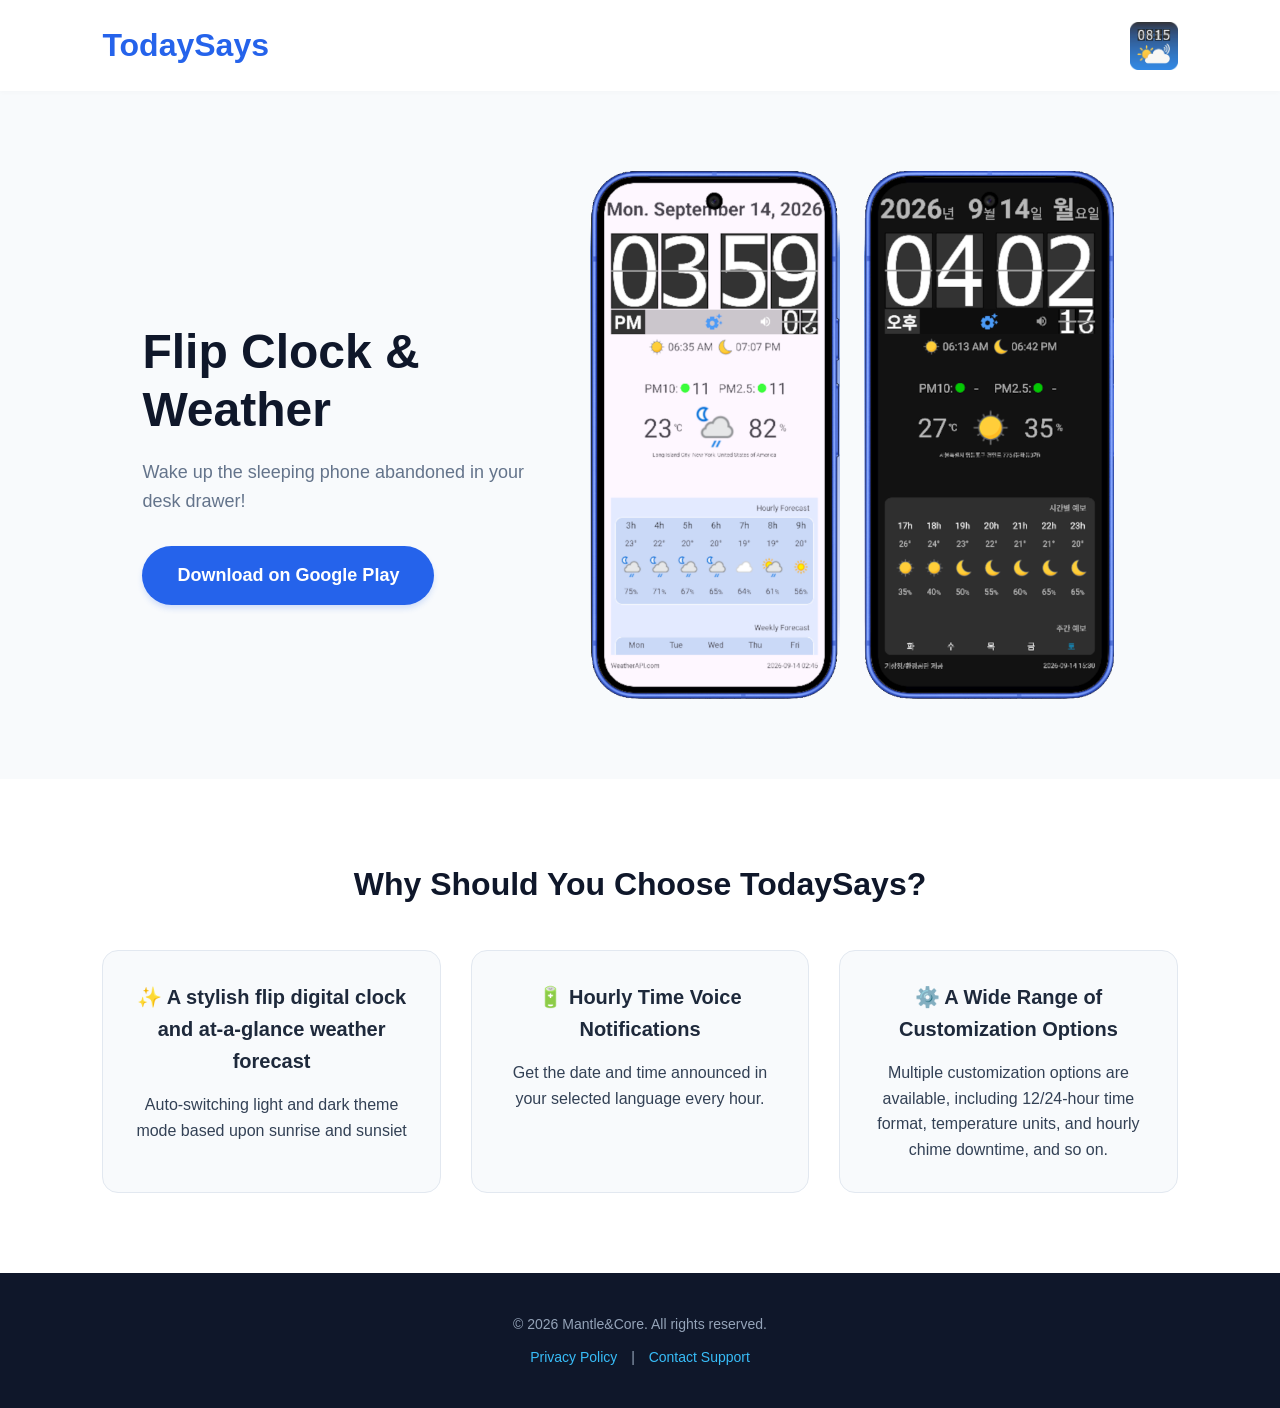
<file: index.html>
<!DOCTYPE html>
<html lang="en">
<head>
    <meta charset="UTF-8">
    <meta name="viewport" content="width=device-width, initial-scale=1.0">
    <title>TodaySays: Flip Clock and Weather</title>
    <link rel="stylesheet" href="styles.css">
    
</head>
<body>
    <!-- 헤더 영역 -->
    <header>
        <div class="logo">TodaySays</div>
        <img src="images/logo.png" alt="Icon" class="icon">
        
        <!-- 필요 시 상단 메뉴 추가 가능 -->
    </header>

    <!-- 메인 화면 (히어로 섹션) -->
    <section class="hero">
        <div class="hero-text">
            <!-- 앞서 논의한 ASO 핵심 키워드를 제목에 녹여내세요 -->
            <h1> <br>Flip Clock & Weather</h1>
            <p>Wake up the sleeping phone abandoned in your desk drawer!</p>
            <!-- 실제 구글 플레이스토어 주소 링크를 넣으세요 -->
            <a href="https://play.google.com/store/apps/details?id=com.mantlencore.todaysays" class="download-btn" target="_blank">
                Download on Google Play
            </a>
        </div>
        <div class="hero-image">
            <!-- phone-mockup 내부를 실제 앱 스크린샷 이미지(<img src="..">)로 교체하면 훨씬 보기 좋습니다 -->
            <!-- <div class="phone-mockup">
                
            </div> -->
            <img src="images/screenshot_light.png" class="screenshot">
            <img src="images/screenshot_dark.png" class="screenshot">
        </div>
    </section>

    <!-- 앱의 핵심 장점 섹션 -->
    <section class="features">
        <h2>Why Should You Choose TodaySays?</h2>
        <div class="grid">
            <div class="card">
                <h3>✨ A stylish flip digital clock and at-a-glance weather forecast</h3>
                <p>Auto-switching light and dark theme mode based upon sunrise and sunsiet</p>
            </div>
            <div class="card">
                <h3>🔋 Hourly Time Voice Notifications</h3>
                <p>Get the date and time announced in your selected language every hour.</p>
            </div>
            <div class="card">
                <h3>⚙️ A Wide Range of Customization Options</h3>
                <p>
                  Multiple customization options are available, including 12/24-hour time format,
                  temperature units, and hourly chime downtime, and so on.
                </p>
            </div>
        </div>
    </section>

    <!-- 푸터 영역 (구글 애즈/애드몹 필수용 Privacy Policy 포함) -->
    <footer>
        <p>&copy; 2026 Mantle&Core. All rights reserved.</p>
        <p style="margin-top: 10px;">
            <!-- 구글 애드몹 연동 및 심사에 필요한 개인정보 처리방침 링크를 여기에 연결하세요 -->
            <a href="privacy.html">Privacy Policy</a> |
            <a href="mailto:mantlencore@gmail.com">Contact Support</a>
        </p>
    </footer>

</body>
</html>
</file>
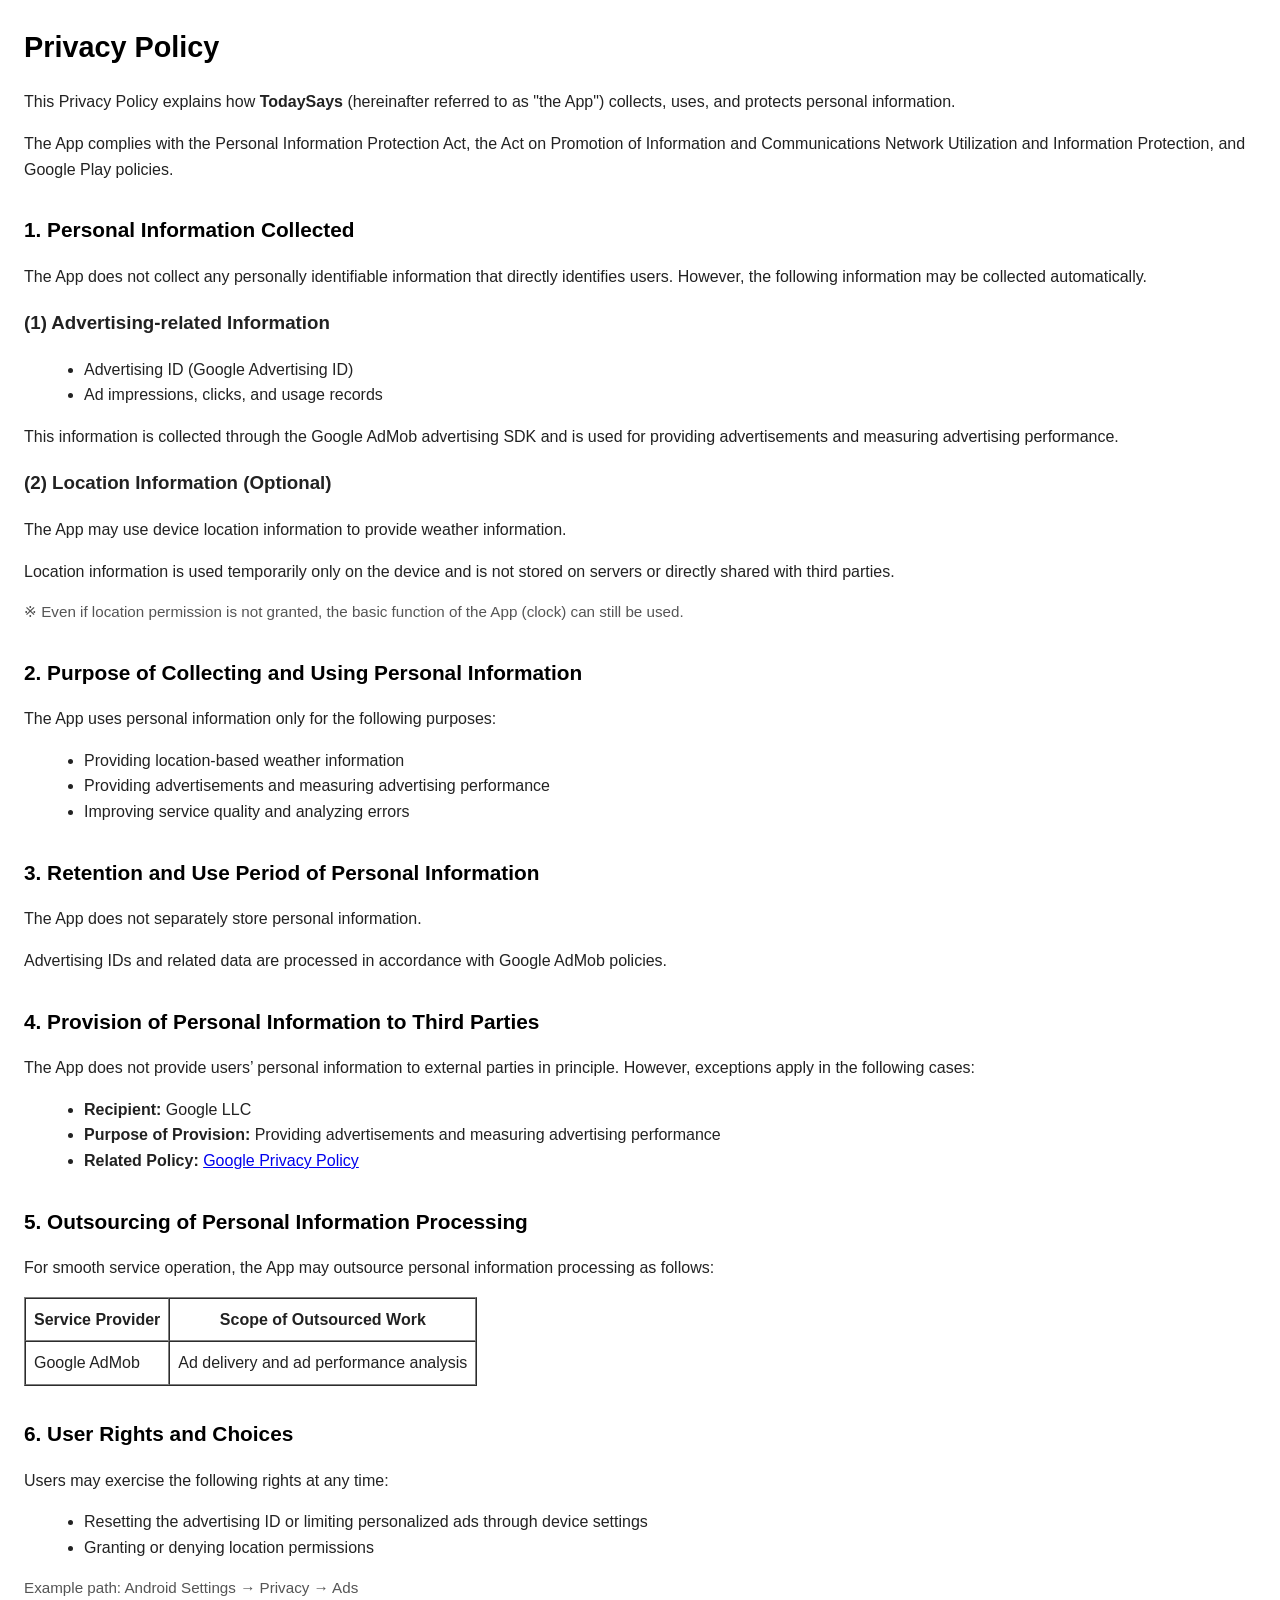
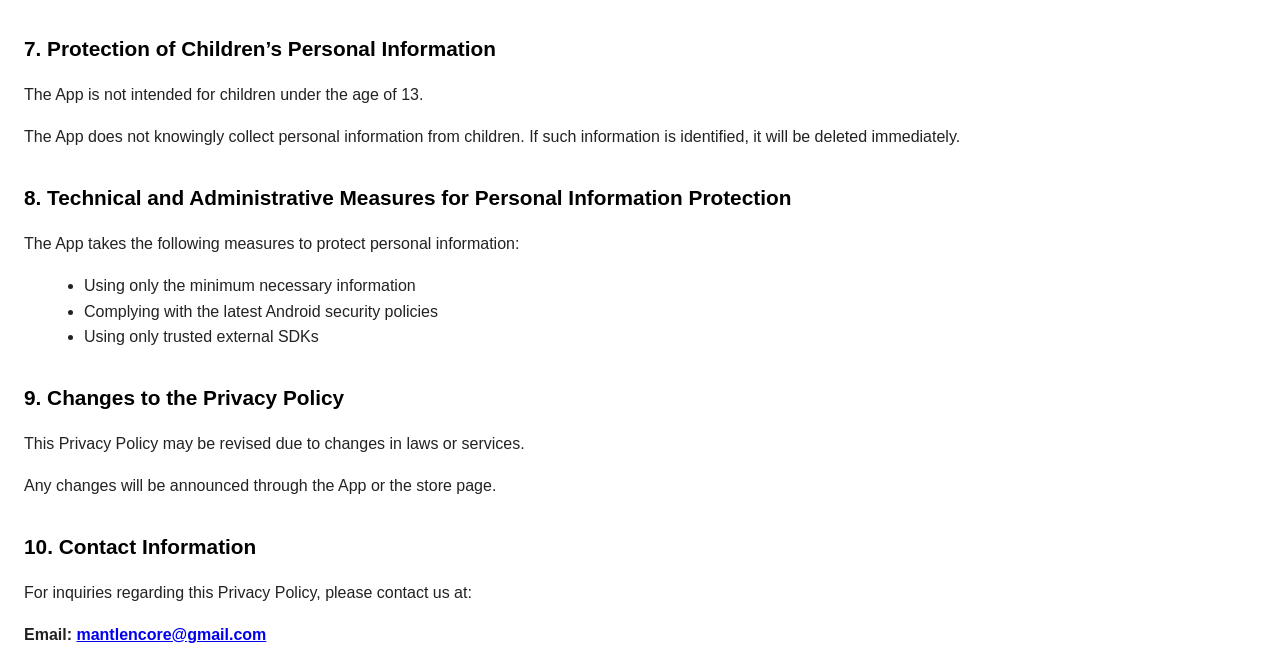
<file: privacy.html>
<!DOCTYPE html>
<html lang="en">
<head>
    <meta charset="UTF-8">
    <title>Privacy Policy - TodaySays</title>
    <meta name="viewport" content="width=device-width, initial-scale=1.0">
    <style>
        body {
            font-family: Arial, Helvetica, sans-serif;
            line-height: 1.6;
            margin: 24px;
            color: #222;
        }
        h1, h2 {
            color: #000;
        }
        h1 {
            font-size: 1.8em;
        }
        h2 {
            margin-top: 1.5em;
            font-size: 1.3em;
        }
        ul {
            margin-left: 20px;
        }
        .note {
            font-size: 0.95em;
            color: #555;
        }
        .contact {
            font-weight: bold;
        }
    </style>
</head>
<body>

<h1>Privacy Policy</h1>

<p>
This Privacy Policy explains how <strong>TodaySays</strong> (hereinafter referred to as
&quot;the App&quot;) collects, uses, and protects personal information.
</p>

<p>
The App complies with the Personal Information Protection Act, the Act on Promotion of
Information and Communications Network Utilization and Information Protection, and Google
Play policies.
</p>

<h2>1. Personal Information Collected</h2>

<p>
The App does not collect any personally identifiable information that directly identifies users.
However, the following information may be collected automatically.
</p>

<h3>(1) Advertising-related Information</h3>
<ul>
    <li>Advertising ID (Google Advertising ID)</li>
    <li>Ad impressions, clicks, and usage records</li>
</ul>

<p>
This information is collected through the Google AdMob advertising SDK and is used for
providing advertisements and measuring advertising performance.
</p>

<h3>(2) Location Information (Optional)</h3>
<p>
The App may use device location information to provide weather information.
</p>
<p>
Location information is used temporarily only on the device and is not stored on servers or
directly shared with third parties.
</p>
<p class="note">
※ Even if location permission is not granted, the basic function of the App (clock) can still be used.
</p>

<h2>2. Purpose of Collecting and Using Personal Information</h2>
<p>The App uses personal information only for the following purposes:</p>
<ul>
    <li>Providing location-based weather information</li>
    <li>Providing advertisements and measuring advertising performance</li>
    <li>Improving service quality and analyzing errors</li>
</ul>

<h2>3. Retention and Use Period of Personal Information</h2>
<p>
The App does not separately store personal information.
</p>
<p>
Advertising IDs and related data are processed in accordance with Google AdMob policies.
</p>

<h2>4. Provision of Personal Information to Third Parties</h2>
<p>
The App does not provide users’ personal information to external parties in principle.
However, exceptions apply in the following cases:
</p>

<ul>
    <li><strong>Recipient:</strong> Google LLC</li>
    <li><strong>Purpose of Provision:</strong> Providing advertisements and measuring advertising performance</li>
    <li>
        <strong>Related Policy:</strong>
        <a href="https://policies.google.com/privacy" target="_blank" rel="noopener">
            Google Privacy Policy
        </a>
    </li>
</ul>

<h2>5. Outsourcing of Personal Information Processing</h2>
<p>
For smooth service operation, the App may outsource personal information processing as follows:
</p>

<table border="1" cellpadding="8" cellspacing="0">
    <tr>
        <th>Service Provider</th>
        <th>Scope of Outsourced Work</th>
    </tr>
    <tr>
        <td>Google AdMob</td>
        <td>Ad delivery and ad performance analysis</td>
    </tr>
</table>

<h2>6. User Rights and Choices</h2>
<p>Users may exercise the following rights at any time:</p>
<ul>
    <li>Resetting the advertising ID or limiting personalized ads through device settings</li>
    <li>Granting or denying location permissions</li>
</ul>

<p class="note">
Example path: Android Settings → Privacy → Ads
</p>

<h2>7. Protection of Children’s Personal Information</h2>
<p>
The App is not intended for children under the age of 13.
</p>
<p>
The App does not knowingly collect personal information from children. If such information is
identified, it will be deleted immediately.
</p>

<h2>8. Technical and Administrative Measures for Personal Information Protection</h2>
<p>The App takes the following measures to protect personal information:</p>
<ul>
    <li>Using only the minimum necessary information</li>
    <li>Complying with the latest Android security policies</li>
    <li>Using only trusted external SDKs</li>
</ul>

<h2>9. Changes to the Privacy Policy</h2>
<p>
This Privacy Policy may be revised due to changes in laws or services.
</p>
<p>
Any changes will be announced through the App or the store page.
</p>

<h2>10. Contact Information</h2>
<p>
For inquiries regarding this Privacy Policy, please contact us at:
</p>
<p class="contact">
Email: <a href="mailto:mantlencore@gmail.com">mantlencore@gmail.com</a>
</p>

</body>
</html>
</file>
<file: styles.css>
/* 기본 스타일 초기화 */
* {
    margin: 0;
    padding: 0;
    box-sizing: border-box;
    font-family: 'Noto Sans KR', sans-serif;
}

body {
    background-color: #f8fafc;
    color: #334155;
    line-height: 1.6;
}

/* 헤더 / 상단 바 */
header {
    display: flex;
    justify-content: space-between;
    align-items: center;
    padding: 20px 8%;
    background-color: #ffffff;
    box-shadow: 0 2px 4px rgba(0,0,0,0.02);
}

.logo {
    font-size: 32px;
    font-weight: 700;
    color: #2563eb;
}

.icon {
    width:48px;
}

/* 메인 히어로 섹션 */
.hero {
    display: flex;
    align-items: center;
    justify-content: space-between;
    padding: 80px 8%;
    max-width: 1200px;
    margin: 0 auto;
}

.hero-text {
    flex: 1;
    padding-right: 40px;
}

.hero-text h1 {
    font-size: 48px;
    line-height: 1.2;
    margin-bottom: 20px;
    color: #0f172a;
}

.hero-text p {
    font-size: 18px;
    color: #64748b;
    margin-bottom: 30px;
}

/* 다운로드 버튼 */
.download-btn {
    display: inline-block;
    background-color: #2563eb;
    color: #ffffff;
    padding: 15px 35px;
    font-size: 18px;
    font-weight: 600;
    text-decoration: none;
    border-radius: 30px;
    transition: background 0.3s ease;
    box-shadow: 0 4px 6px -1px rgba(37, 99, 235, 0.2);
}

.download-btn:hover {
    background-color: #1d4ed8;
}

/* 앱 스크린샷 영역 */
.hero-image {
    flex: 1;
    display: flex;
    justify-content: center;
}

.phone-mockup {
    width: 300px;
    height: 600px;
    
    background-color: #e2e8f0; /* 실제 앱 스크린샷 이미지 주소(img src)로 대체하세요 */
    border: 12px solid #0f172a;
    border-radius: 36px;
    box-shadow: 0 25px 50px -12px rgba(0, 0, 0, 0.25);
    display: flex;
    align-items: center;
    justify-content: center;
    color: #94a3b8;
    font-weight: bold;
    overflow: hidden;
}

.screenshot {
    width: 250px;
    margin-right: 24px;
    display: flex;
    align-items: center;
    justify-content: center;
    color: #94a3b8;
}

/* 특징(Features) 섹션 */
.features {
    background-color: #ffffff;
    padding: 80px 8%;
    text-align: center;
}

.features h2 {
    font-size: 32px;
    margin-bottom: 40px;
    color: #0f172a;
}

.grid {
    display: grid;
    grid-template-columns: repeat(auto-fit, minmax(250px, 1fr));
    gap: 30px;
    max-width: 1200px;
    margin: 0 auto;
}

.card {
    padding: 30px;
    background: #f8fafc;
    border-radius: 16px;
    border: 1px solid #e2e8f0;
}

.card h3 {
    font-size: 20px;
    margin-bottom: 15px;
    color: #1e293b;
}


/* 푸터 (하단 정보 및 개인정보처리방침) */
footer {
    background-color: #0f172a;
    color: #94a3b8;
    padding: 40px 8%;
    text-align: center;
    font-size: 14px;
}

footer a {
    color: #38bdf8;
    text-decoration: none;
    margin: 0 10px;
}

/* 모바일 대응 반응형 디자인 */
@media (max-width: 768px) {
    .hero {
        flex-direction: column;
        text-align: center;
        padding: 40px 20px;
    }
    .hero-text {
        padding-right: 0;
        margin-bottom: 40px;
    }
    .hero-text h1 {
        font-size: 32px;
    }
}
</file>
